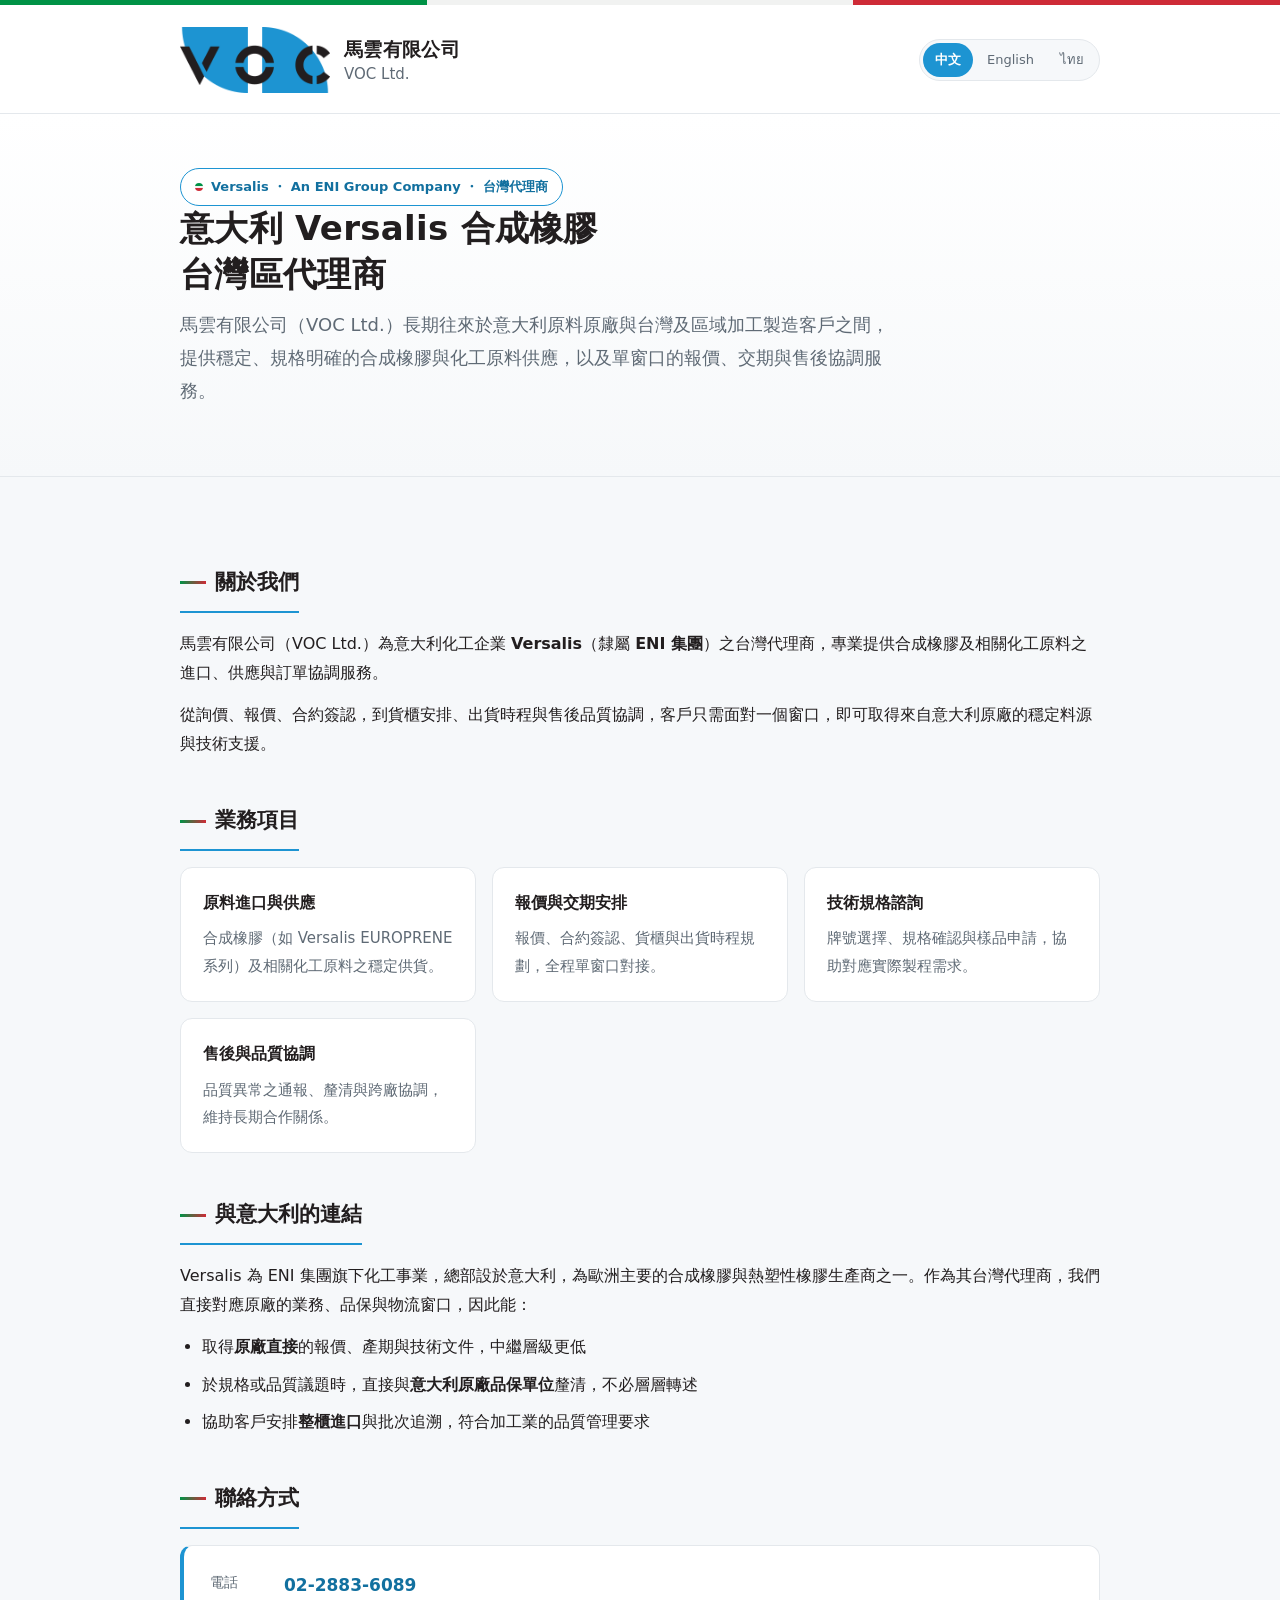
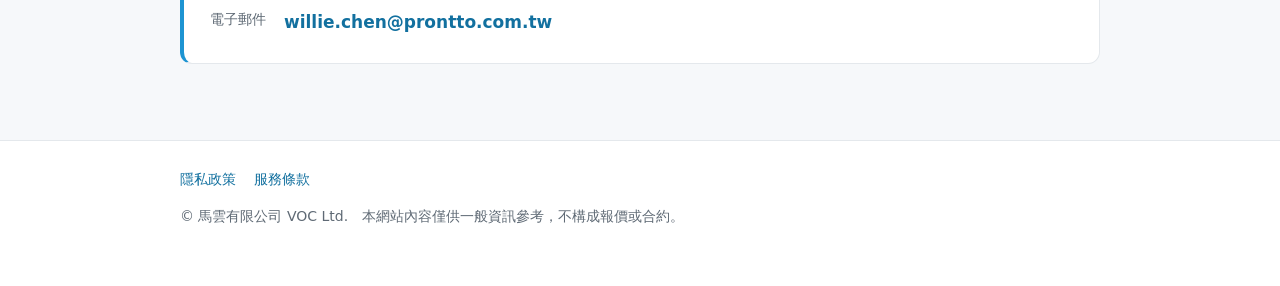
<file: index.html>
<!DOCTYPE html>
<html lang="zh-Hant">
<head>
<meta charset="utf-8">
<meta name="viewport" content="width=device-width, initial-scale=1">
<title>馬雲有限公司 VOC Ltd.｜Versalis 台灣代理商・合成橡膠與化工原料</title>
<meta name="description" content="馬雲有限公司（VOC Ltd.）為意大利化工企業 Versalis（ENI 集團）台灣代理商，提供合成橡膠與化工原料之進口、供應與訂單協調服務。">
<link rel="icon" href="logo.png">
<link rel="stylesheet" href="style.css">
</head>
<body>
<div class="tricolore"></div>
<header class="site"><div class="wrap head-in">
  <div class="brand">
    <a href="index.html"><img src="logo.png" alt="VOC Ltd. logo"></a>
    <span class="name"><b>馬雲有限公司</b>VOC Ltd.</span>
  </div>
  <nav class="langs" aria-label="語言">
    <a href="index.html" aria-current="page">中文</a>
    <a href="en.html">English</a>
    <a href="th.html">ไทย</a>
  </nav>
</div></header>

<section class="hero"><div class="wrap">
  <span class="badge">Versalis ・ An ENI Group Company ・ 台灣代理商</span>
  <h1>意大利 Versalis 合成橡膠<br>台灣區代理商</h1>
  <p class="sub">馬雲有限公司（VOC Ltd.）長期往來於意大利原料原廠與台灣及區域加工製造客戶之間，提供穩定、規格明確的合成橡膠與化工原料供應，以及單窗口的報價、交期與售後協調服務。</p>
</div></section>

<main><div class="wrap">

<section>
  <h2><span class="it"></span>關於我們</h2>
  <p>馬雲有限公司（VOC Ltd.）為意大利化工企業 <strong>Versalis</strong>（隸屬 <strong>ENI 集團</strong>）之台灣代理商，專業提供合成橡膠及相關化工原料之進口、供應與訂單協調服務。</p>
  <p>從詢價、報價、合約簽認，到貨櫃安排、出貨時程與售後品質協調，客戶只需面對一個窗口，即可取得來自意大利原廠的穩定料源與技術支援。</p>
</section>

<section>
  <h2><span class="it"></span>業務項目</h2>
  <div class="grid">
    <div class="card"><h3>原料進口與供應</h3><p>合成橡膠（如 Versalis EUROPRENE 系列）及相關化工原料之穩定供貨。</p></div>
    <div class="card"><h3>報價與交期安排</h3><p>報價、合約簽認、貨櫃與出貨時程規劃，全程單窗口對接。</p></div>
    <div class="card"><h3>技術規格諮詢</h3><p>牌號選擇、規格確認與樣品申請，協助對應實際製程需求。</p></div>
    <div class="card"><h3>售後與品質協調</h3><p>品質異常之通報、釐清與跨廠協調，維持長期合作關係。</p></div>
  </div>
</section>

<section>
  <h2><span class="it"></span>與意大利的連結</h2>
  <p>Versalis 為 ENI 集團旗下化工事業，總部設於意大利，為歐洲主要的合成橡膠與熱塑性橡膠生產商之一。作為其台灣代理商，我們直接對應原廠的業務、品保與物流窗口，因此能：</p>
  <ul>
    <li>取得<strong>原廠直接</strong>的報價、產期與技術文件，中繼層級更低</li>
    <li>於規格或品質議題時，直接與<strong>意大利原廠品保單位</strong>釐清，不必層層轉述</li>
    <li>協助客戶安排<strong>整櫃進口</strong>與批次追溯，符合加工業的品質管理要求</li>
  </ul>
</section>

<section>
  <h2><span class="it"></span>聯絡方式</h2>
  <div class="contact">
    <dl>
      <dt>電話</dt><dd><a href="tel:+886228836089">02-2883-6089</a></dd>
      <dt>電子郵件</dt><dd><a href="mailto:willie.chen@prontto.com.tw">willie.chen@prontto.com.tw</a></dd>
    </dl>
  </div>
</section>

</div></main>

<footer class="site"><div class="wrap">
  <nav><a href="privacy.html">隱私政策</a><a href="terms.html">服務條款</a></nav>
  <p>© 馬雲有限公司 VOC Ltd.　本網站內容僅供一般資訊參考，不構成報價或合約。</p>
</div></footer>
</body>
</html>
</file>
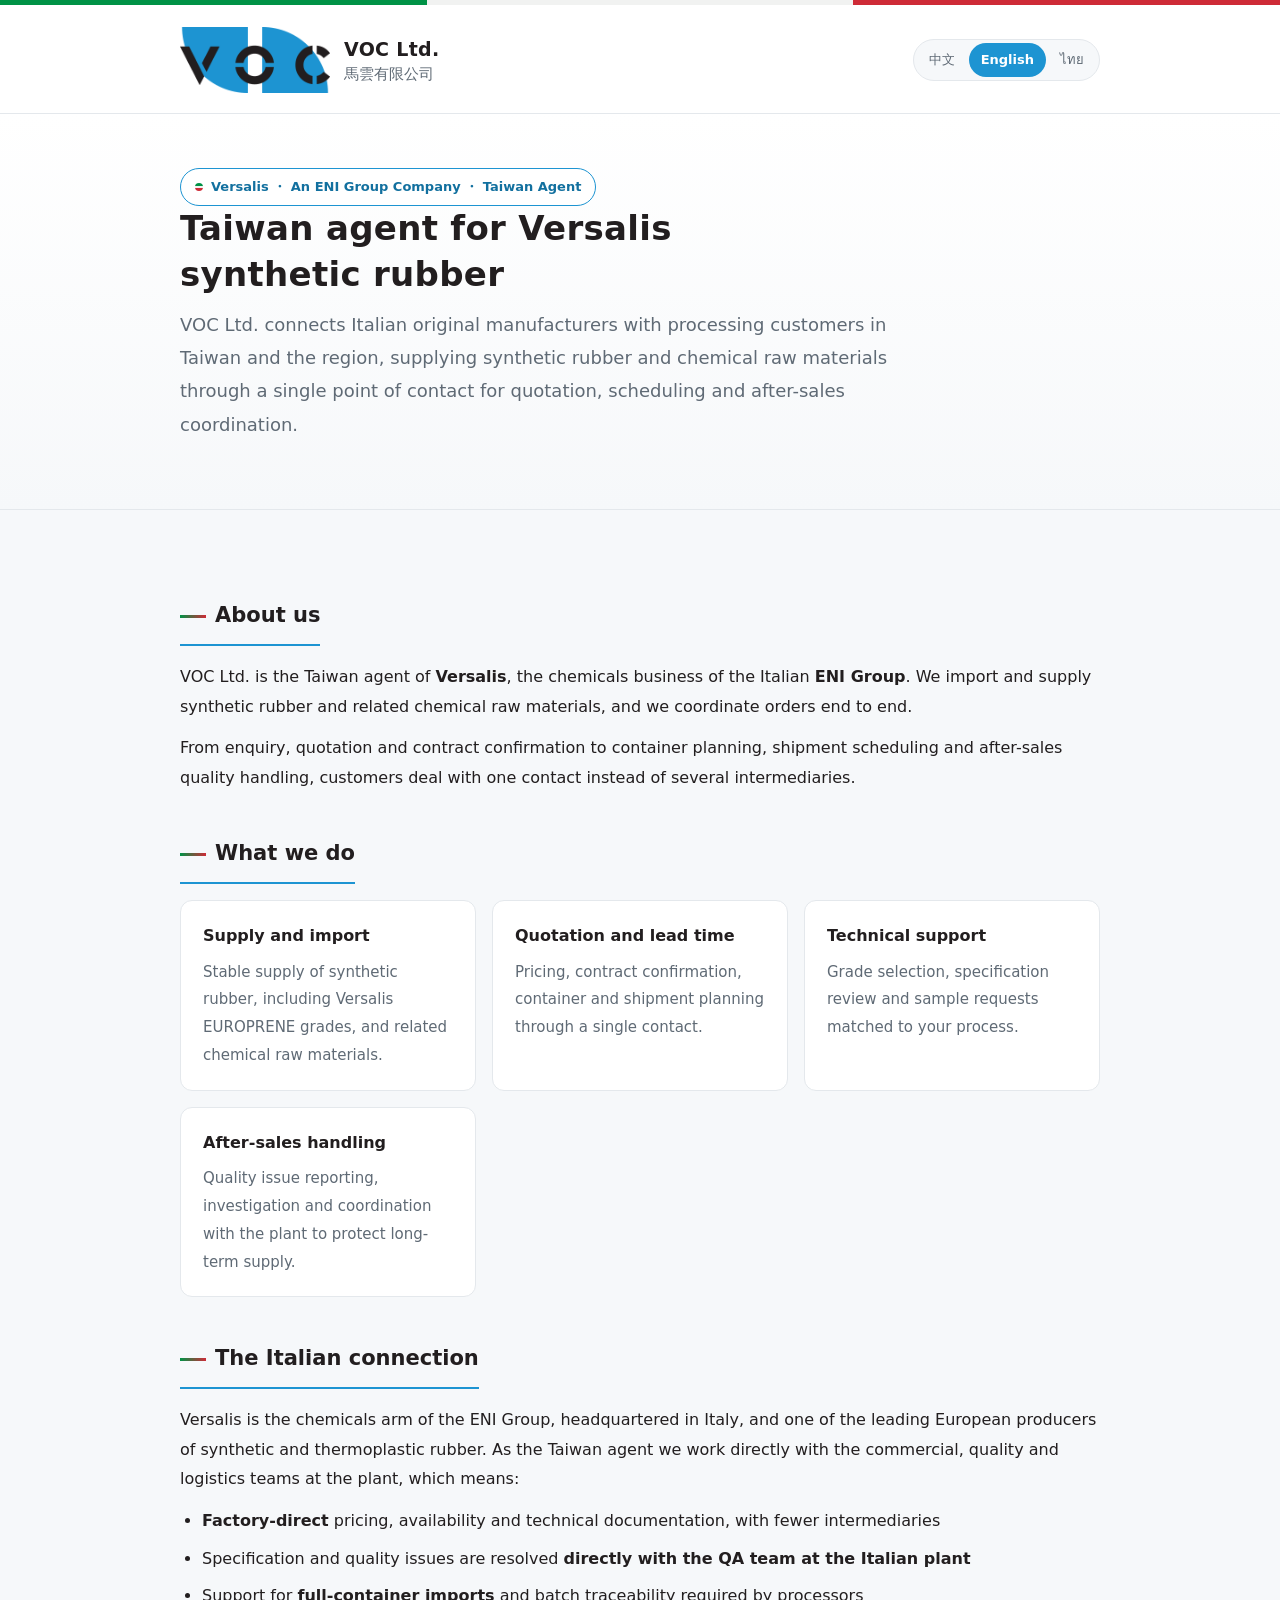
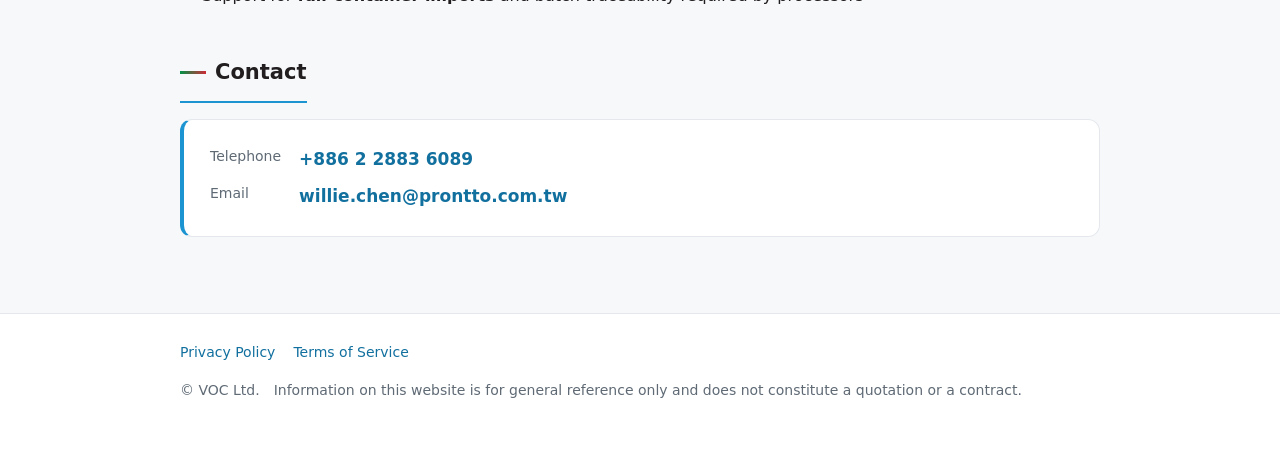
<file: en.html>
<!DOCTYPE html>
<html lang="en">
<head>
<meta charset="utf-8">
<meta name="viewport" content="width=device-width, initial-scale=1">
<title>VOC Ltd. - Taiwan Agent for Versalis | Synthetic Rubber and Chemical Raw Materials</title>
<meta name="description" content="VOC Ltd. is the Taiwan agent for Versalis (an ENI Group company), supplying synthetic rubber and chemical raw materials with quotation, scheduling and after-sales coordination.">
<link rel="icon" href="logo.png">
<link rel="stylesheet" href="style.css">
</head>
<body>
<div class="tricolore"></div>
<header class="site"><div class="wrap head-in">
  <div class="brand">
    <a href="en.html"><img src="logo.png" alt="VOC Ltd. logo"></a>
    <span class="name"><b>VOC Ltd.</b>馬雲有限公司</span>
  </div>
  <nav class="langs" aria-label="Language">
    <a href="index.html">中文</a>
    <a href="en.html" aria-current="page">English</a>
    <a href="th.html">ไทย</a>
  </nav>
</div></header>

<section class="hero"><div class="wrap">
  <span class="badge">Versalis ・ An ENI Group Company ・ Taiwan Agent</span>
  <h1>Taiwan agent for Versalis<br>synthetic rubber</h1>
  <p class="sub">VOC Ltd. connects Italian original manufacturers with processing customers in Taiwan and the region, supplying synthetic rubber and chemical raw materials through a single point of contact for quotation, scheduling and after-sales coordination.</p>
</div></section>

<main><div class="wrap">

<section>
  <h2><span class="it"></span>About us</h2>
  <p>VOC Ltd. is the Taiwan agent of <strong>Versalis</strong>, the chemicals business of the Italian <strong>ENI Group</strong>. We import and supply synthetic rubber and related chemical raw materials, and we coordinate orders end to end.</p>
  <p>From enquiry, quotation and contract confirmation to container planning, shipment scheduling and after-sales quality handling, customers deal with one contact instead of several intermediaries.</p>
</section>

<section>
  <h2><span class="it"></span>What we do</h2>
  <div class="grid">
    <div class="card"><h3>Supply and import</h3><p>Stable supply of synthetic rubber, including Versalis EUROPRENE grades, and related chemical raw materials.</p></div>
    <div class="card"><h3>Quotation and lead time</h3><p>Pricing, contract confirmation, container and shipment planning through a single contact.</p></div>
    <div class="card"><h3>Technical support</h3><p>Grade selection, specification review and sample requests matched to your process.</p></div>
    <div class="card"><h3>After-sales handling</h3><p>Quality issue reporting, investigation and coordination with the plant to protect long-term supply.</p></div>
  </div>
</section>

<section>
  <h2><span class="it"></span>The Italian connection</h2>
  <p>Versalis is the chemicals arm of the ENI Group, headquartered in Italy, and one of the leading European producers of synthetic and thermoplastic rubber. As the Taiwan agent we work directly with the commercial, quality and logistics teams at the plant, which means:</p>
  <ul>
    <li><strong>Factory-direct</strong> pricing, availability and technical documentation, with fewer intermediaries</li>
    <li>Specification and quality issues are resolved <strong>directly with the QA team at the Italian plant</strong></li>
    <li>Support for <strong>full-container imports</strong> and batch traceability required by processors</li>
  </ul>
</section>

<section>
  <h2><span class="it"></span>Contact</h2>
  <div class="contact">
    <dl>
      <dt>Telephone</dt><dd><a href="tel:+886228836089">+886 2 2883 6089</a></dd>
      <dt>Email</dt><dd><a href="mailto:willie.chen@prontto.com.tw">willie.chen@prontto.com.tw</a></dd>
    </dl>
  </div>
</section>

</div></main>

<footer class="site"><div class="wrap">
  <nav><a href="privacy-en.html">Privacy Policy</a><a href="terms-en.html">Terms of Service</a></nav>
  <p>© VOC Ltd.　Information on this website is for general reference only and does not constitute a quotation or a contract.</p>
</div></footer>
</body>
</html>
</file>
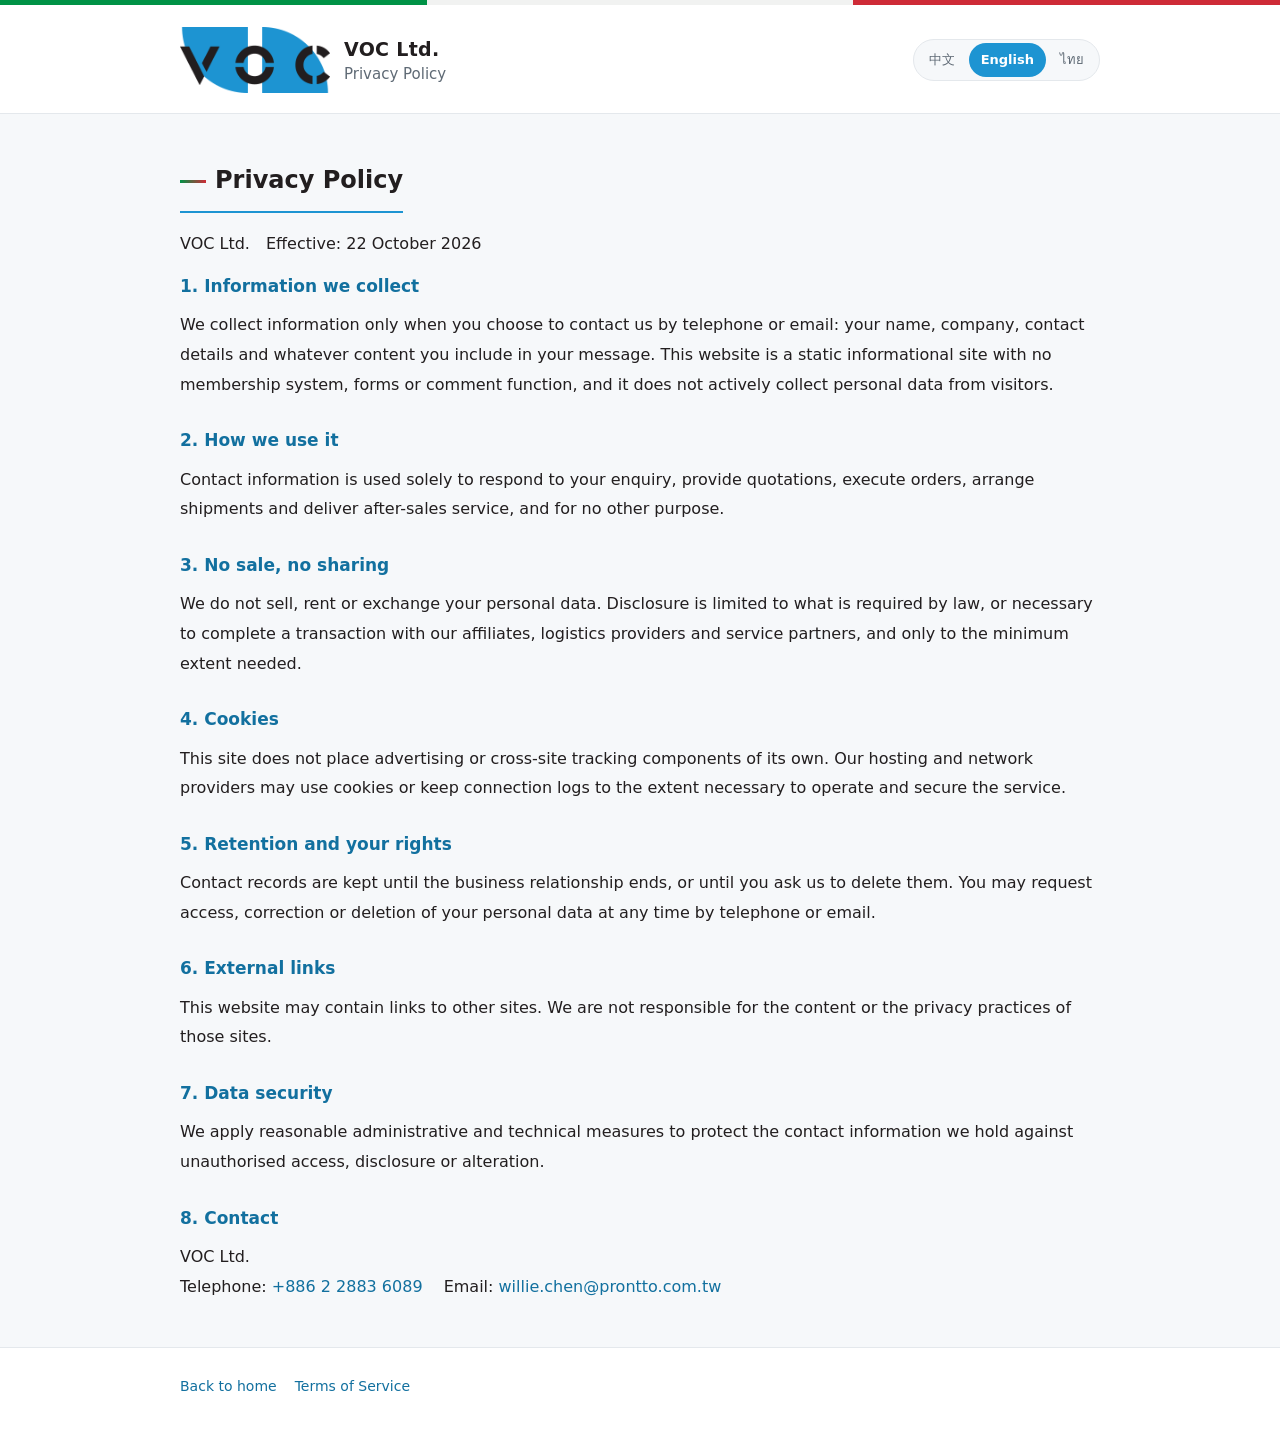
<file: privacy-en.html>
<!DOCTYPE html>
<html lang="en">
<head>
<meta charset="utf-8">
<meta name="viewport" content="width=device-width, initial-scale=1">
<title>Privacy Policy | VOC Ltd.</title>
<meta name="robots" content="index,follow">
<link rel="icon" href="logo.png">
<link rel="stylesheet" href="style.css">
</head>
<body>
<div class="tricolore"></div>
<header class="site"><div class="wrap head-in">
  <div class="brand">
    <a href="en.html"><img src="logo.png" alt="VOC Ltd. logo"></a>
    <span class="name"><b>VOC Ltd.</b>Privacy Policy</span>
  </div>
  <nav class="langs" aria-label="Language">
    <a href="privacy.html">中文</a>
    <a href="privacy-en.html" aria-current="page">English</a>
    <a href="privacy-th.html">ไทย</a>
  </nav>
</div></header>

<main class="legal"><div class="wrap">
  <h2><span class="it"></span>Privacy Policy</h2>
  <p>VOC Ltd.　Effective: 22 October 2026</p>

  <h3>1. Information we collect</h3>
  <p>We collect information only when you choose to contact us by telephone or email: your name, company, contact details and whatever content you include in your message. This website is a static informational site with no membership system, forms or comment function, and it does not actively collect personal data from visitors.</p>

  <h3>2. How we use it</h3>
  <p>Contact information is used solely to respond to your enquiry, provide quotations, execute orders, arrange shipments and deliver after-sales service, and for no other purpose.</p>

  <h3>3. No sale, no sharing</h3>
  <p>We do not sell, rent or exchange your personal data. Disclosure is limited to what is required by law, or necessary to complete a transaction with our affiliates, logistics providers and service partners, and only to the minimum extent needed.</p>

  <h3>4. Cookies</h3>
  <p>This site does not place advertising or cross-site tracking components of its own. Our hosting and network providers may use cookies or keep connection logs to the extent necessary to operate and secure the service.</p>

  <h3>5. Retention and your rights</h3>
  <p>Contact records are kept until the business relationship ends, or until you ask us to delete them. You may request access, correction or deletion of your personal data at any time by telephone or email.</p>

  <h3>6. External links</h3>
  <p>This website may contain links to other sites. We are not responsible for the content or the privacy practices of those sites.</p>

  <h3>7. Data security</h3>
  <p>We apply reasonable administrative and technical measures to protect the contact information we hold against unauthorised access, disclosure or alteration.</p>

  <h3>8. Contact</h3>
  <p>VOC Ltd.<br>
  Telephone: <a href="tel:+886228836089">+886 2 2883 6089</a>　
  Email: <a href="mailto:willie.chen@prontto.com.tw">willie.chen@prontto.com.tw</a></p>
</div></main>

<footer class="site"><div class="wrap">
  <nav><a href="en.html">Back to home</a><a href="terms-en.html">Terms of Service</a></nav>
</div></footer>
</body>
</html>
</file>
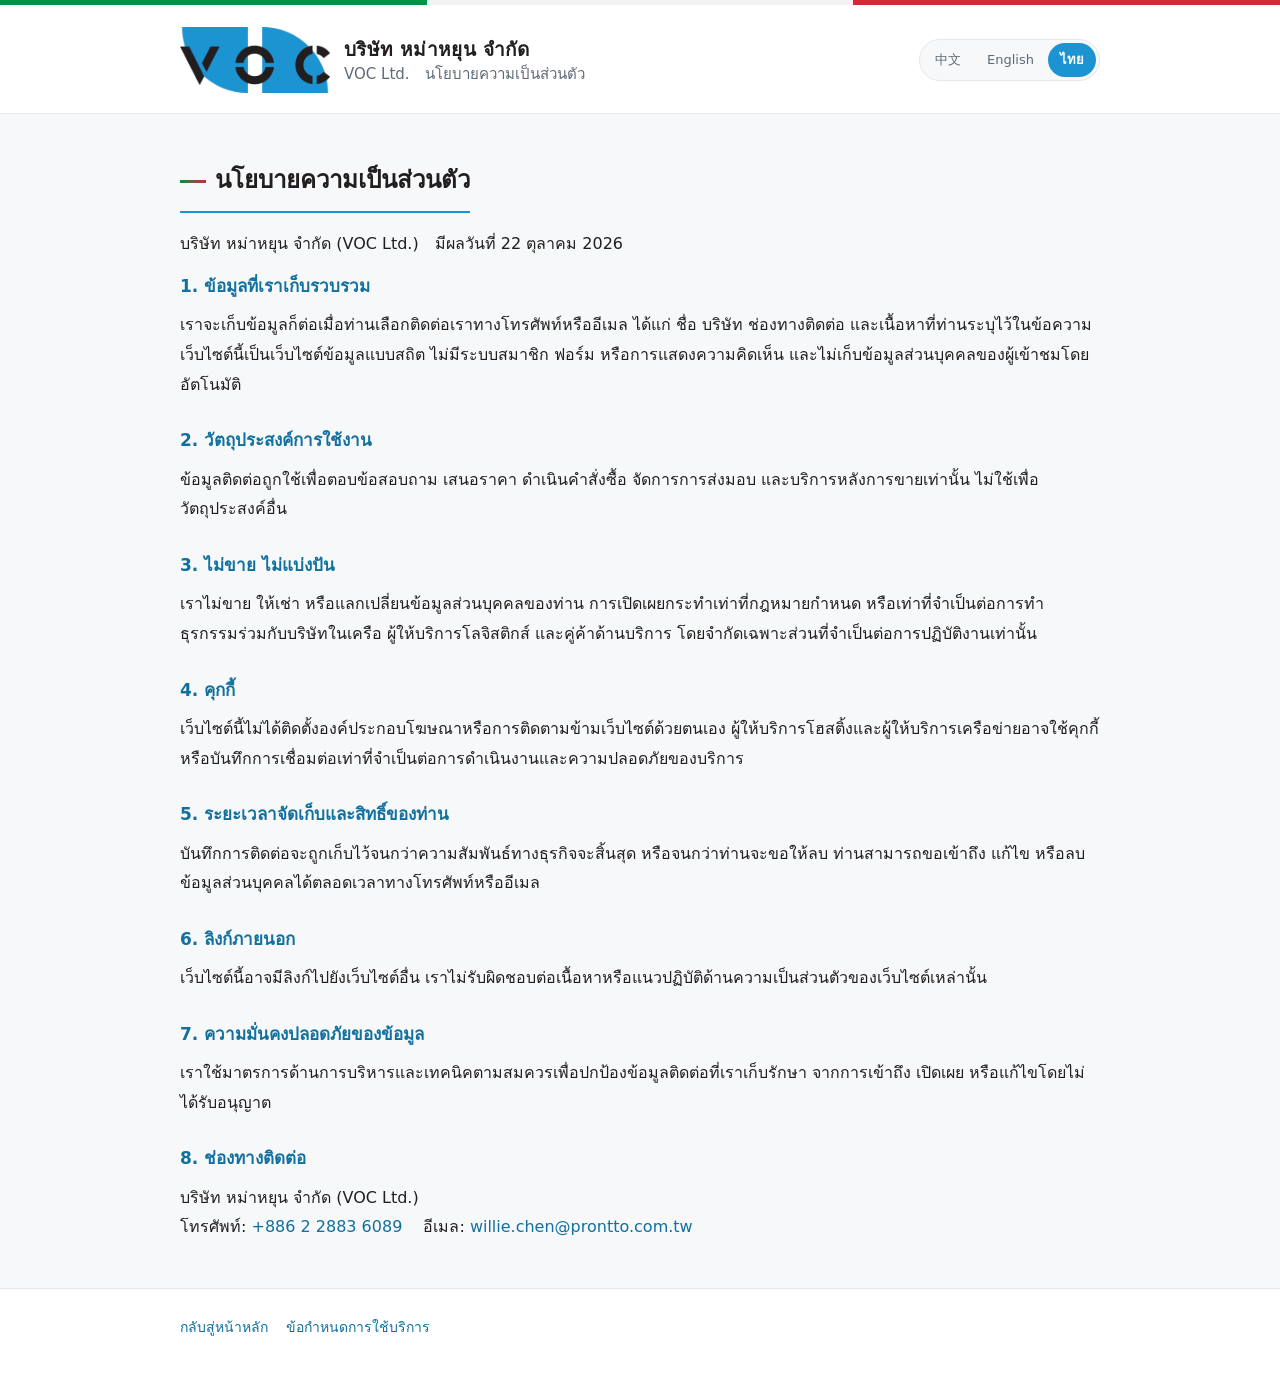
<file: privacy-th.html>
<!DOCTYPE html>
<html lang="th">
<head>
<meta charset="utf-8">
<meta name="viewport" content="width=device-width, initial-scale=1">
<title>นโยบายความเป็นส่วนตัว | VOC Ltd.</title>
<meta name="robots" content="index,follow">
<link rel="icon" href="logo.png">
<link rel="stylesheet" href="style.css">
</head>
<body>
<div class="tricolore"></div>
<header class="site"><div class="wrap head-in">
  <div class="brand">
    <a href="th.html"><img src="logo.png" alt="VOC Ltd. logo"></a>
    <span class="name"><b>บริษัท หม่าหยุน จำกัด</b>VOC Ltd.　นโยบายความเป็นส่วนตัว</span>
  </div>
  <nav class="langs" aria-label="ภาษา">
    <a href="privacy.html">中文</a>
    <a href="privacy-en.html">English</a>
    <a href="privacy-th.html" aria-current="page">ไทย</a>
  </nav>
</div></header>

<main class="legal"><div class="wrap">
  <h2><span class="it"></span>นโยบายความเป็นส่วนตัว</h2>
  <p>บริษัท หม่าหยุน จำกัด (VOC Ltd.)　มีผลวันที่ 22 ตุลาคม 2026</p>

  <h3>1. ข้อมูลที่เราเก็บรวบรวม</h3>
  <p>เราจะเก็บข้อมูลก็ต่อเมื่อท่านเลือกติดต่อเราทางโทรศัพท์หรืออีเมล ได้แก่ ชื่อ บริษัท ช่องทางติดต่อ และเนื้อหาที่ท่านระบุไว้ในข้อความ เว็บไซต์นี้เป็นเว็บไซต์ข้อมูลแบบสถิต ไม่มีระบบสมาชิก ฟอร์ม หรือการแสดงความคิดเห็น และไม่เก็บข้อมูลส่วนบุคคลของผู้เข้าชมโดยอัตโนมัติ</p>

  <h3>2. วัตถุประสงค์การใช้งาน</h3>
  <p>ข้อมูลติดต่อถูกใช้เพื่อตอบข้อสอบถาม เสนอราคา ดำเนินคำสั่งซื้อ จัดการการส่งมอบ และบริการหลังการขายเท่านั้น ไม่ใช้เพื่อวัตถุประสงค์อื่น</p>

  <h3>3. ไม่ขาย ไม่แบ่งปัน</h3>
  <p>เราไม่ขาย ให้เช่า หรือแลกเปลี่ยนข้อมูลส่วนบุคคลของท่าน การเปิดเผยกระทำเท่าที่กฎหมายกำหนด หรือเท่าที่จำเป็นต่อการทำธุรกรรมร่วมกับบริษัทในเครือ ผู้ให้บริการโลจิสติกส์ และคู่ค้าด้านบริการ โดยจำกัดเฉพาะส่วนที่จำเป็นต่อการปฏิบัติงานเท่านั้น</p>

  <h3>4. คุกกี้</h3>
  <p>เว็บไซต์นี้ไม่ได้ติดตั้งองค์ประกอบโฆษณาหรือการติดตามข้ามเว็บไซต์ด้วยตนเอง ผู้ให้บริการโฮสติ้งและผู้ให้บริการเครือข่ายอาจใช้คุกกี้หรือบันทึกการเชื่อมต่อเท่าที่จำเป็นต่อการดำเนินงานและความปลอดภัยของบริการ</p>

  <h3>5. ระยะเวลาจัดเก็บและสิทธิ์ของท่าน</h3>
  <p>บันทึกการติดต่อจะถูกเก็บไว้จนกว่าความสัมพันธ์ทางธุรกิจจะสิ้นสุด หรือจนกว่าท่านจะขอให้ลบ ท่านสามารถขอเข้าถึง แก้ไข หรือลบข้อมูลส่วนบุคคลได้ตลอดเวลาทางโทรศัพท์หรืออีเมล</p>

  <h3>6. ลิงก์ภายนอก</h3>
  <p>เว็บไซต์นี้อาจมีลิงก์ไปยังเว็บไซต์อื่น เราไม่รับผิดชอบต่อเนื้อหาหรือแนวปฏิบัติด้านความเป็นส่วนตัวของเว็บไซต์เหล่านั้น</p>

  <h3>7. ความมั่นคงปลอดภัยของข้อมูล</h3>
  <p>เราใช้มาตรการด้านการบริหารและเทคนิคตามสมควรเพื่อปกป้องข้อมูลติดต่อที่เราเก็บรักษา จากการเข้าถึง เปิดเผย หรือแก้ไขโดยไม่ได้รับอนุญาต</p>

  <h3>8. ช่องทางติดต่อ</h3>
  <p>บริษัท หม่าหยุน จำกัด (VOC Ltd.)<br>
  โทรศัพท์: <a href="tel:+886228836089">+886 2 2883 6089</a>　
  อีเมล: <a href="mailto:willie.chen@prontto.com.tw">willie.chen@prontto.com.tw</a></p>
</div></main>

<footer class="site"><div class="wrap">
  <nav><a href="th.html">กลับสู่หน้าหลัก</a><a href="terms-th.html">ข้อกำหนดการใช้บริการ</a></nav>
</div></footer>
</body>
</html>
</file>
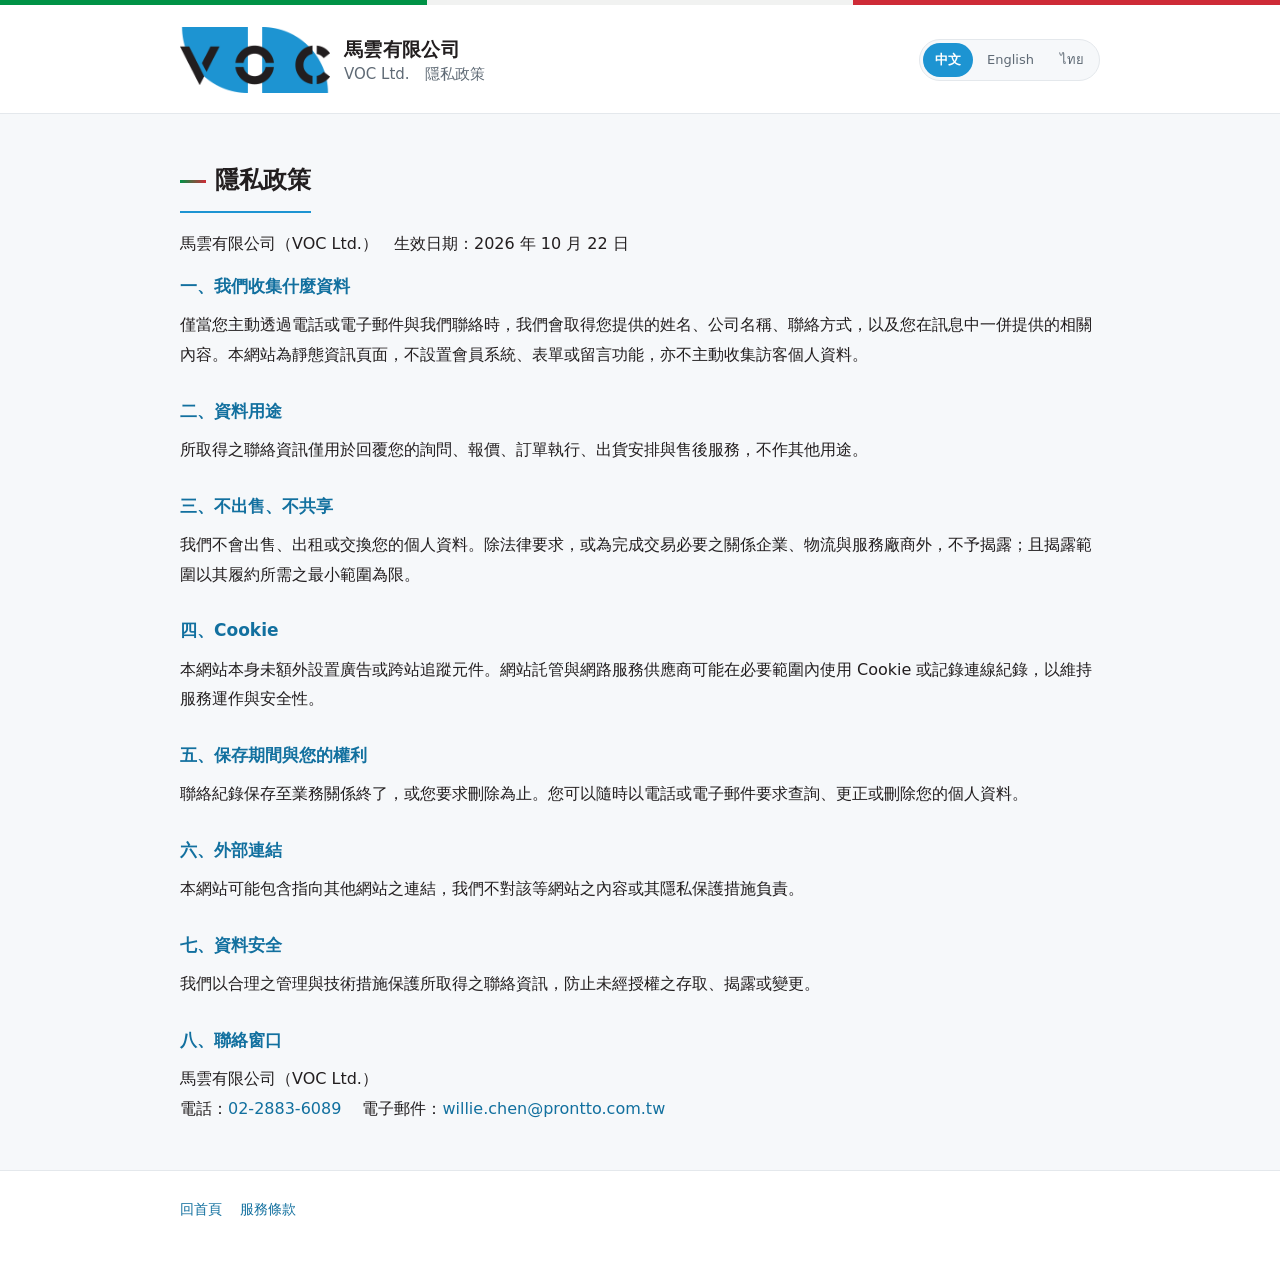
<file: privacy.html>
<!DOCTYPE html>
<html lang="zh-Hant">
<head>
<meta charset="utf-8">
<meta name="viewport" content="width=device-width, initial-scale=1">
<title>隱私政策｜馬雲有限公司 VOC Ltd.</title>
<meta name="robots" content="index,follow">
<link rel="icon" href="logo.png">
<link rel="stylesheet" href="style.css">
</head>
<body>
<div class="tricolore"></div>
<header class="site"><div class="wrap head-in">
  <div class="brand">
    <a href="index.html"><img src="logo.png" alt="VOC Ltd. logo"></a>
    <span class="name"><b>馬雲有限公司</b>VOC Ltd.　隱私政策</span>
  </div>
  <nav class="langs" aria-label="語言">
    <a href="privacy.html" aria-current="page">中文</a>
    <a href="privacy-en.html">English</a>
    <a href="privacy-th.html">ไทย</a>
  </nav>
</div></header>

<main class="legal"><div class="wrap">
  <h2><span class="it"></span>隱私政策</h2>
  <p>馬雲有限公司（VOC Ltd.）　生效日期：2026 年 10 月 22 日</p>

  <h3>一、我們收集什麼資料</h3>
  <p>僅當您主動透過電話或電子郵件與我們聯絡時，我們會取得您提供的姓名、公司名稱、聯絡方式，以及您在訊息中一併提供的相關內容。本網站為靜態資訊頁面，不設置會員系統、表單或留言功能，亦不主動收集訪客個人資料。</p>

  <h3>二、資料用途</h3>
  <p>所取得之聯絡資訊僅用於回覆您的詢問、報價、訂單執行、出貨安排與售後服務，不作其他用途。</p>

  <h3>三、不出售、不共享</h3>
  <p>我們不會出售、出租或交換您的個人資料。除法律要求，或為完成交易必要之關係企業、物流與服務廠商外，不予揭露；且揭露範圍以其履約所需之最小範圍為限。</p>

  <h3>四、Cookie</h3>
  <p>本網站本身未額外設置廣告或跨站追蹤元件。網站託管與網路服務供應商可能在必要範圍內使用 Cookie 或記錄連線紀錄，以維持服務運作與安全性。</p>

  <h3>五、保存期間與您的權利</h3>
  <p>聯絡紀錄保存至業務關係終了，或您要求刪除為止。您可以隨時以電話或電子郵件要求查詢、更正或刪除您的個人資料。</p>

  <h3>六、外部連結</h3>
  <p>本網站可能包含指向其他網站之連結，我們不對該等網站之內容或其隱私保護措施負責。</p>

  <h3>七、資料安全</h3>
  <p>我們以合理之管理與技術措施保護所取得之聯絡資訊，防止未經授權之存取、揭露或變更。</p>

  <h3>八、聯絡窗口</h3>
  <p>馬雲有限公司（VOC Ltd.）<br>
  電話：<a href="tel:+886228836089">02-2883-6089</a>　
  電子郵件：<a href="mailto:willie.chen@prontto.com.tw">willie.chen@prontto.com.tw</a></p>
</div></main>

<footer class="site"><div class="wrap">
  <nav><a href="index.html">回首頁</a><a href="terms.html">服務條款</a></nav>
</div></footer>
</body>
</html>
</file>
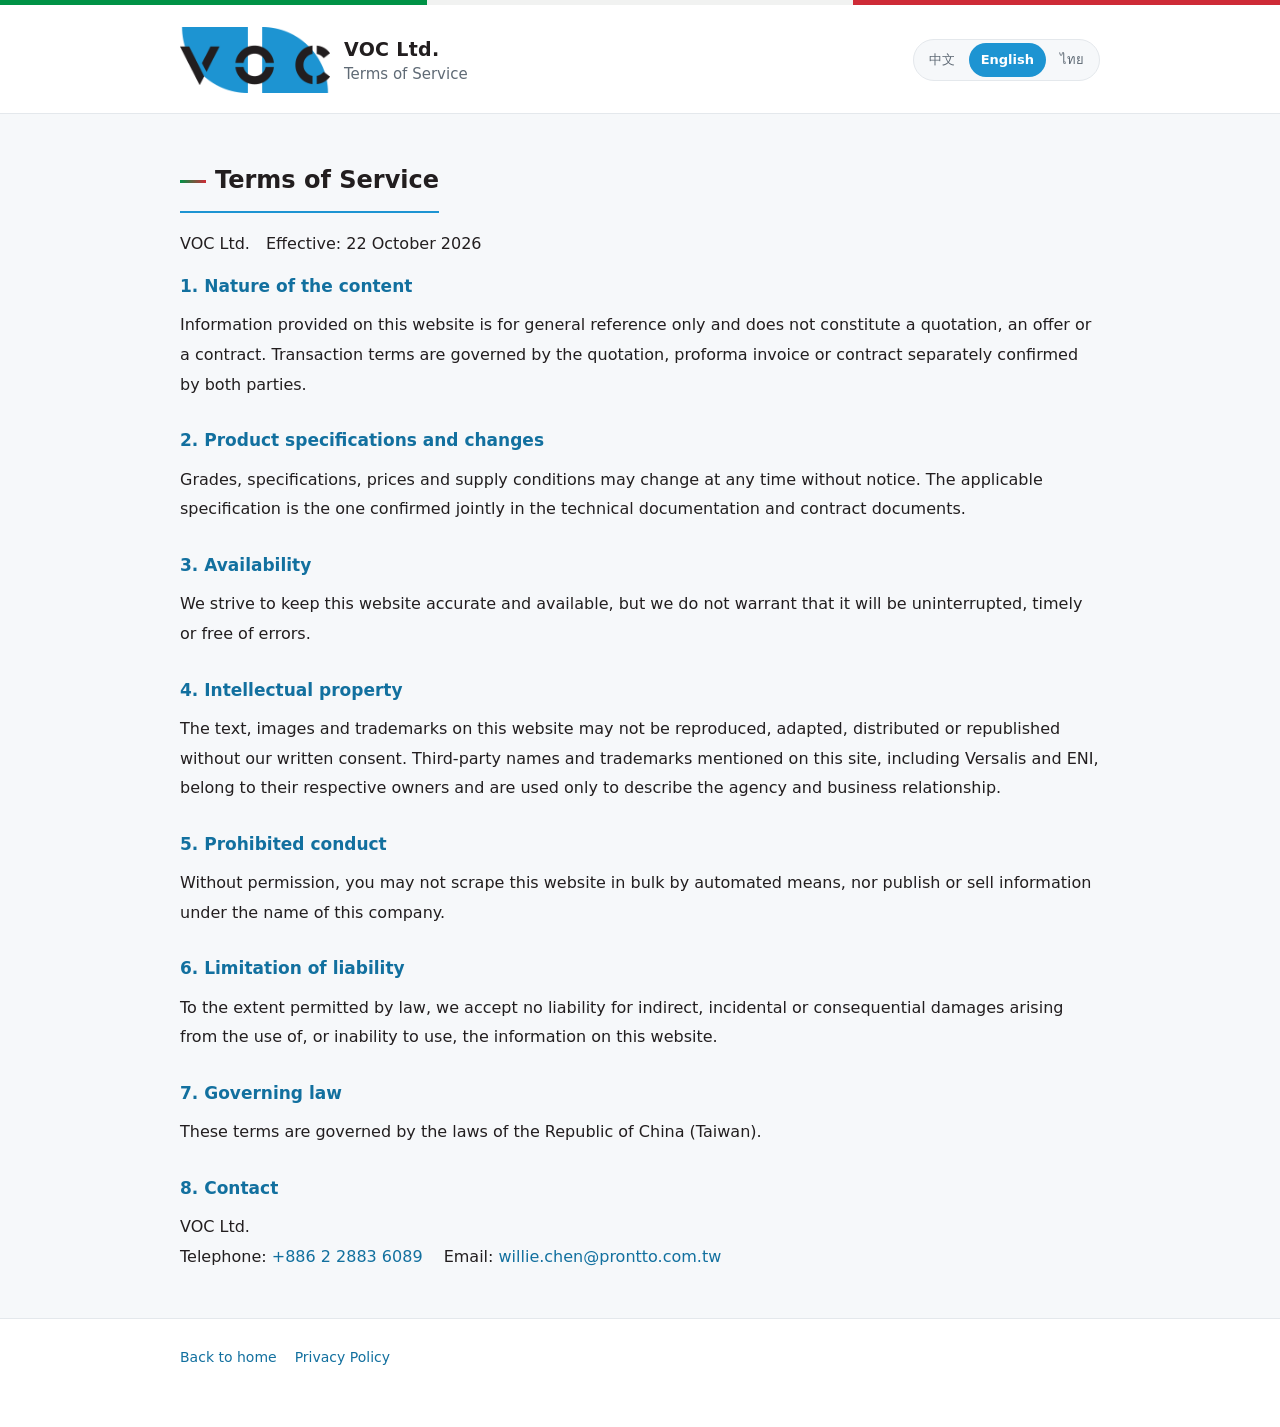
<file: terms-en.html>
<!DOCTYPE html>
<html lang="en">
<head>
<meta charset="utf-8">
<meta name="viewport" content="width=device-width, initial-scale=1">
<title>Terms of Service | VOC Ltd.</title>
<meta name="robots" content="index,follow">
<link rel="icon" href="logo.png">
<link rel="stylesheet" href="style.css">
</head>
<body>
<div class="tricolore"></div>
<header class="site"><div class="wrap head-in">
  <div class="brand">
    <a href="en.html"><img src="logo.png" alt="VOC Ltd. logo"></a>
    <span class="name"><b>VOC Ltd.</b>Terms of Service</span>
  </div>
  <nav class="langs" aria-label="Language">
    <a href="terms.html">中文</a>
    <a href="terms-en.html" aria-current="page">English</a>
    <a href="terms-th.html">ไทย</a>
  </nav>
</div></header>

<main class="legal"><div class="wrap">
  <h2><span class="it"></span>Terms of Service</h2>
  <p>VOC Ltd.　Effective: 22 October 2026</p>

  <h3>1. Nature of the content</h3>
  <p>Information provided on this website is for general reference only and does not constitute a quotation, an offer or a contract. Transaction terms are governed by the quotation, proforma invoice or contract separately confirmed by both parties.</p>

  <h3>2. Product specifications and changes</h3>
  <p>Grades, specifications, prices and supply conditions may change at any time without notice. The applicable specification is the one confirmed jointly in the technical documentation and contract documents.</p>

  <h3>3. Availability</h3>
  <p>We strive to keep this website accurate and available, but we do not warrant that it will be uninterrupted, timely or free of errors.</p>

  <h3>4. Intellectual property</h3>
  <p>The text, images and trademarks on this website may not be reproduced, adapted, distributed or republished without our written consent. Third-party names and trademarks mentioned on this site, including Versalis and ENI, belong to their respective owners and are used only to describe the agency and business relationship.</p>

  <h3>5. Prohibited conduct</h3>
  <p>Without permission, you may not scrape this website in bulk by automated means, nor publish or sell information under the name of this company.</p>

  <h3>6. Limitation of liability</h3>
  <p>To the extent permitted by law, we accept no liability for indirect, incidental or consequential damages arising from the use of, or inability to use, the information on this website.</p>

  <h3>7. Governing law</h3>
  <p>These terms are governed by the laws of the Republic of China (Taiwan).</p>

  <h3>8. Contact</h3>
  <p>VOC Ltd.<br>
  Telephone: <a href="tel:+886228836089">+886 2 2883 6089</a>　
  Email: <a href="mailto:willie.chen@prontto.com.tw">willie.chen@prontto.com.tw</a></p>
</div></main>

<footer class="site"><div class="wrap">
  <nav><a href="en.html">Back to home</a><a href="privacy-en.html">Privacy Policy</a></nav>
</div></footer>
</body>
</html>
</file>
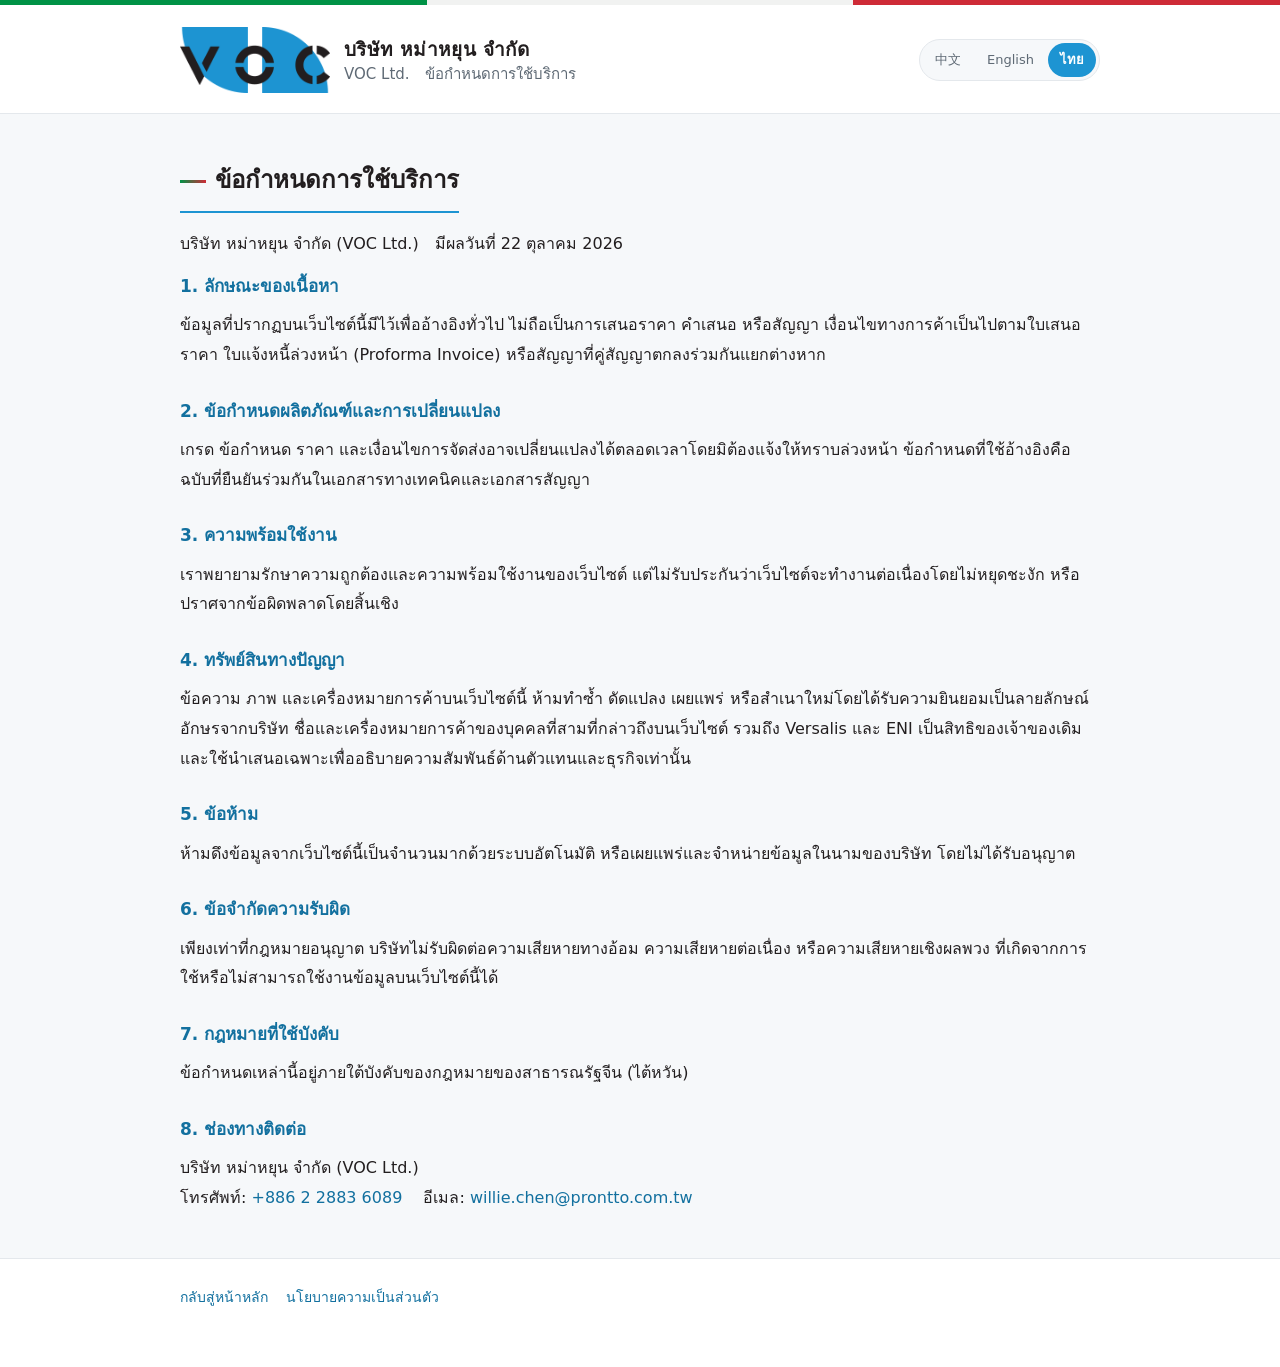
<file: terms-th.html>
<!DOCTYPE html>
<html lang="th">
<head>
<meta charset="utf-8">
<meta name="viewport" content="width=device-width, initial-scale=1">
<title>ข้อกำหนดการใช้บริการ | VOC Ltd.</title>
<meta name="robots" content="index,follow">
<link rel="icon" href="logo.png">
<link rel="stylesheet" href="style.css">
</head>
<body>
<div class="tricolore"></div>
<header class="site"><div class="wrap head-in">
  <div class="brand">
    <a href="th.html"><img src="logo.png" alt="VOC Ltd. logo"></a>
    <span class="name"><b>บริษัท หม่าหยุน จำกัด</b>VOC Ltd.　ข้อกำหนดการใช้บริการ</span>
  </div>
  <nav class="langs" aria-label="ภาษา">
    <a href="terms.html">中文</a>
    <a href="terms-en.html">English</a>
    <a href="terms-th.html" aria-current="page">ไทย</a>
  </nav>
</div></header>

<main class="legal"><div class="wrap">
  <h2><span class="it"></span>ข้อกำหนดการใช้บริการ</h2>
  <p>บริษัท หม่าหยุน จำกัด (VOC Ltd.)　มีผลวันที่ 22 ตุลาคม 2026</p>

  <h3>1. ลักษณะของเนื้อหา</h3>
  <p>ข้อมูลที่ปรากฏบนเว็บไซต์นี้มีไว้เพื่ออ้างอิงทั่วไป ไม่ถือเป็นการเสนอราคา คำเสนอ หรือสัญญา เงื่อนไขทางการค้าเป็นไปตามใบเสนอราคา ใบแจ้งหนี้ล่วงหน้า (Proforma Invoice) หรือสัญญาที่คู่สัญญาตกลงร่วมกันแยกต่างหาก</p>

  <h3>2. ข้อกำหนดผลิตภัณฑ์และการเปลี่ยนแปลง</h3>
  <p>เกรด ข้อกำหนด ราคา และเงื่อนไขการจัดส่งอาจเปลี่ยนแปลงได้ตลอดเวลาโดยมิต้องแจ้งให้ทราบล่วงหน้า ข้อกำหนดที่ใช้อ้างอิงคือฉบับที่ยืนยันร่วมกันในเอกสารทางเทคนิคและเอกสารสัญญา</p>

  <h3>3. ความพร้อมใช้งาน</h3>
  <p>เราพยายามรักษาความถูกต้องและความพร้อมใช้งานของเว็บไซต์ แต่ไม่รับประกันว่าเว็บไซต์จะทำงานต่อเนื่องโดยไม่หยุดชะงัก หรือปราศจากข้อผิดพลาดโดยสิ้นเชิง</p>

  <h3>4. ทรัพย์สินทางปัญญา</h3>
  <p>ข้อความ ภาพ และเครื่องหมายการค้าบนเว็บไซต์นี้ ห้ามทำซ้ำ ดัดแปลง เผยแพร่ หรือสำเนาใหม่โดยได้รับความยินยอมเป็นลายลักษณ์อักษรจากบริษัท ชื่อและเครื่องหมายการค้าของบุคคลที่สามที่กล่าวถึงบนเว็บไซต์ รวมถึง Versalis และ ENI เป็นสิทธิของเจ้าของเดิม และใช้นําเสนอเฉพาะเพื่ออธิบายความสัมพันธ์ด้านตัวแทนและธุรกิจเท่านั้น</p>

  <h3>5. ข้อห้าม</h3>
  <p>ห้ามดึงข้อมูลจากเว็บไซต์นี้เป็นจำนวนมากด้วยระบบอัตโนมัติ หรือเผยแพร่และจำหน่ายข้อมูลในนามของบริษัท โดยไม่ได้รับอนุญาต</p>

  <h3>6. ข้อจำกัดความรับผิด</h3>
  <p>เพียงเท่าที่กฎหมายอนุญาต บริษัทไม่รับผิดต่อความเสียหายทางอ้อม ความเสียหายต่อเนื่อง หรือความเสียหายเชิงผลพวง ที่เกิดจากการใช้หรือไม่สามารถใช้งานข้อมูลบนเว็บไซต์นี้ได้</p>

  <h3>7. กฎหมายที่ใช้บังคับ</h3>
  <p>ข้อกำหนดเหล่านี้อยู่ภายใต้บังคับของกฎหมายของสาธารณรัฐจีน (ไต้หวัน)</p>

  <h3>8. ช่องทางติดต่อ</h3>
  <p>บริษัท หม่าหยุน จำกัด (VOC Ltd.)<br>
  โทรศัพท์: <a href="tel:+886228836089">+886 2 2883 6089</a>　
  อีเมล: <a href="mailto:willie.chen@prontto.com.tw">willie.chen@prontto.com.tw</a></p>
</div></main>

<footer class="site"><div class="wrap">
  <nav><a href="th.html">กลับสู่หน้าหลัก</a><a href="privacy-th.html">นโยบายความเป็นส่วนตัว</a></nav>
</div></footer>
</body>
</html>
</file>
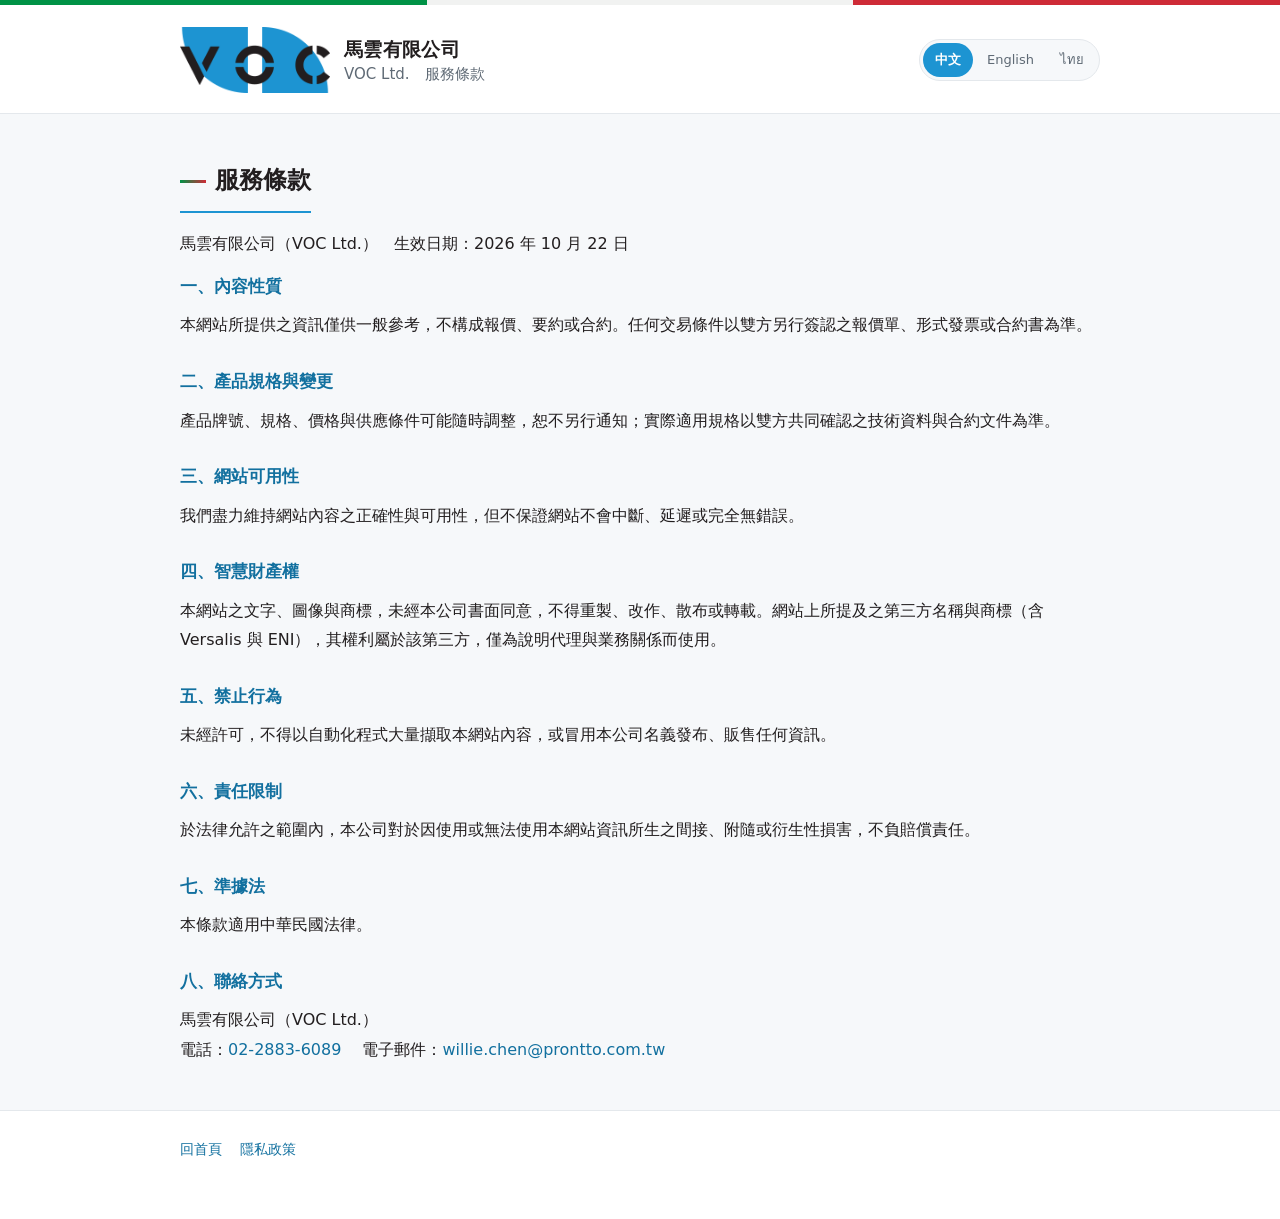
<file: terms.html>
<!DOCTYPE html>
<html lang="zh-Hant">
<head>
<meta charset="utf-8">
<meta name="viewport" content="width=device-width, initial-scale=1">
<title>服務條款｜馬雲有限公司 VOC Ltd.</title>
<meta name="robots" content="index,follow">
<link rel="icon" href="logo.png">
<link rel="stylesheet" href="style.css">
</head>
<body>
<div class="tricolore"></div>
<header class="site"><div class="wrap head-in">
  <div class="brand">
    <a href="index.html"><img src="logo.png" alt="VOC Ltd. logo"></a>
    <span class="name"><b>馬雲有限公司</b>VOC Ltd.　服務條款</span>
  </div>
  <nav class="langs" aria-label="語言">
    <a href="terms.html" aria-current="page">中文</a>
    <a href="terms-en.html">English</a>
    <a href="terms-th.html">ไทย</a>
  </nav>
</div></header>

<main class="legal"><div class="wrap">
  <h2><span class="it"></span>服務條款</h2>
  <p>馬雲有限公司（VOC Ltd.）　生效日期：2026 年 10 月 22 日</p>

  <h3>一、內容性質</h3>
  <p>本網站所提供之資訊僅供一般參考，不構成報價、要約或合約。任何交易條件以雙方另行簽認之報價單、形式發票或合約書為準。</p>

  <h3>二、產品規格與變更</h3>
  <p>產品牌號、規格、價格與供應條件可能隨時調整，恕不另行通知；實際適用規格以雙方共同確認之技術資料與合約文件為準。</p>

  <h3>三、網站可用性</h3>
  <p>我們盡力維持網站內容之正確性與可用性，但不保證網站不會中斷、延遲或完全無錯誤。</p>

  <h3>四、智慧財產權</h3>
  <p>本網站之文字、圖像與商標，未經本公司書面同意，不得重製、改作、散布或轉載。網站上所提及之第三方名稱與商標（含 Versalis 與 ENI），其權利屬於該第三方，僅為說明代理與業務關係而使用。</p>

  <h3>五、禁止行為</h3>
  <p>未經許可，不得以自動化程式大量擷取本網站內容，或冒用本公司名義發布、販售任何資訊。</p>

  <h3>六、責任限制</h3>
  <p>於法律允許之範圍內，本公司對於因使用或無法使用本網站資訊所生之間接、附隨或衍生性損害，不負賠償責任。</p>

  <h3>七、準據法</h3>
  <p>本條款適用中華民國法律。</p>

  <h3>八、聯絡方式</h3>
  <p>馬雲有限公司（VOC Ltd.）<br>
  電話：<a href="tel:+886228836089">02-2883-6089</a>　
  電子郵件：<a href="mailto:willie.chen@prontto.com.tw">willie.chen@prontto.com.tw</a></p>
</div></main>

<footer class="site"><div class="wrap">
  <nav><a href="index.html">回首頁</a><a href="privacy.html">隱私政策</a></nav>
</div></footer>
</body>
</html>
</file>
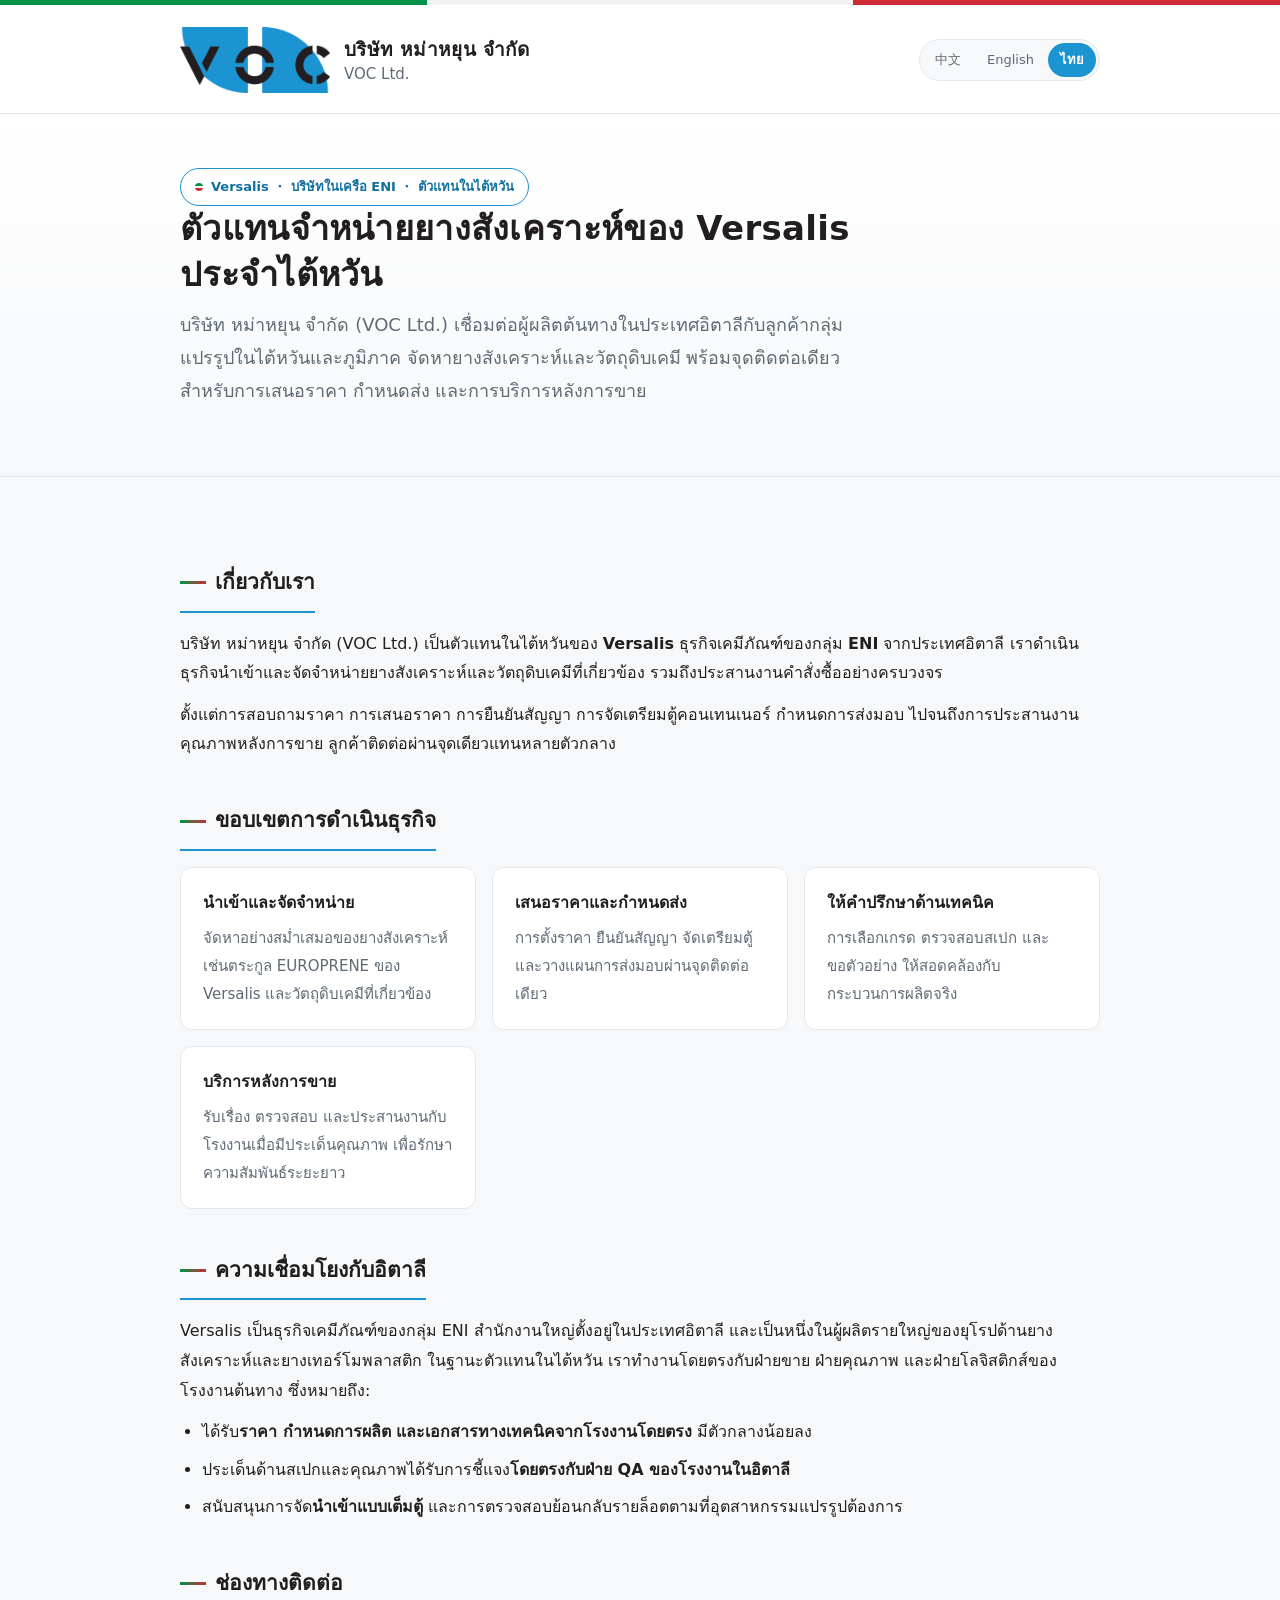
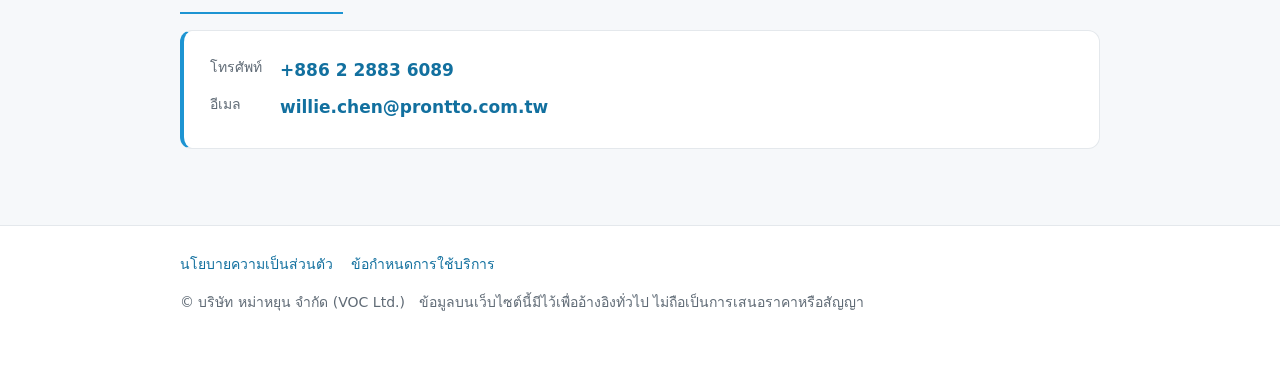
<file: th.html>
<!DOCTYPE html>
<html lang="th">
<head>
<meta charset="utf-8">
<meta name="viewport" content="width=device-width, initial-scale=1">
<title>บริษัท หม่าหยุน จำกัด (VOC Ltd.) | ตัวแทน Versalis ในไต้หวัน ยางสังเคราะห์และวัตถุดิบเคมี</title>
<meta name="description" content="บริษัท หม่าหยุน จำกัด (VOC Ltd.) เป็นตัวแทนในไต้หวันของ Versalis (บริษัทในเครือ ENI) จำหน่ายยางสังเคราะห์และวัตถุดิบเคมี พร้อมบริการเสนอราคา กำหนดส่ง และบริการหลังการขาย">
<link rel="icon" href="logo.png">
<link rel="stylesheet" href="style.css">
</head>
<body>
<div class="tricolore"></div>
<header class="site"><div class="wrap head-in">
  <div class="brand">
    <a href="th.html"><img src="logo.png" alt="VOC Ltd. logo"></a>
    <span class="name"><b>บริษัท หม่าหยุน จำกัด</b>VOC Ltd.</span>
  </div>
  <nav class="langs" aria-label="ภาษา">
    <a href="index.html">中文</a>
    <a href="en.html">English</a>
    <a href="th.html" aria-current="page">ไทย</a>
  </nav>
</div></header>

<section class="hero"><div class="wrap">
  <span class="badge">Versalis ・ บริษัทในเครือ ENI ・ ตัวแทนในไต้หวัน</span>
  <h1>ตัวแทนจำหน่ายยางสังเคราะห์ของ Versalis<br>ประจำไต้หวัน</h1>
  <p class="sub">บริษัท หม่าหยุน จำกัด (VOC Ltd.) เชื่อมต่อผู้ผลิตต้นทางในประเทศอิตาลีกับลูกค้ากลุ่มแปรรูปในไต้หวันและภูมิภาค จัดหายางสังเคราะห์และวัตถุดิบเคมี พร้อมจุดติดต่อเดียวสำหรับการเสนอราคา กำหนดส่ง และการบริการหลังการขาย</p>
</div></section>

<main><div class="wrap">

<section>
  <h2><span class="it"></span>เกี่ยวกับเรา</h2>
  <p>บริษัท หม่าหยุน จำกัด (VOC Ltd.) เป็นตัวแทนในไต้หวันของ <strong>Versalis</strong> ธุรกิจเคมีภัณฑ์ของกลุ่ม <strong>ENI</strong> จากประเทศอิตาลี เราดำเนินธุรกิจนำเข้าและจัดจำหน่ายยางสังเคราะห์และวัตถุดิบเคมีที่เกี่ยวข้อง รวมถึงประสานงานคำสั่งซื้ออย่างครบวงจร</p>
  <p>ตั้งแต่การสอบถามราคา การเสนอราคา การยืนยันสัญญา การจัดเตรียมตู้คอนเทนเนอร์ กำหนดการส่งมอบ ไปจนถึงการประสานงานคุณภาพหลังการขาย ลูกค้าติดต่อผ่านจุดเดียวแทนหลายตัวกลาง</p>
</section>

<section>
  <h2><span class="it"></span>ขอบเขตการดำเนินธุรกิจ</h2>
  <div class="grid">
    <div class="card"><h3>นำเข้าและจัดจำหน่าย</h3><p>จัดหาอย่างสม่ำเสมอของยางสังเคราะห์ เช่นตระกูล EUROPRENE ของ Versalis และวัตถุดิบเคมีที่เกี่ยวข้อง</p></div>
    <div class="card"><h3>เสนอราคาและกำหนดส่ง</h3><p>การตั้งราคา ยืนยันสัญญา จัดเตรียมตู้และวางแผนการส่งมอบผ่านจุดติดต่อเดียว</p></div>
    <div class="card"><h3>ให้คำปรึกษาด้านเทคนิค</h3><p>การเลือกเกรด ตรวจสอบสเปก และขอตัวอย่าง ให้สอดคล้องกับกระบวนการผลิตจริง</p></div>
    <div class="card"><h3>บริการหลังการขาย</h3><p>รับเรื่อง ตรวจสอบ และประสานงานกับโรงงานเมื่อมีประเด็นคุณภาพ เพื่อรักษาความสัมพันธ์ระยะยาว</p></div>
  </div>
</section>

<section>
  <h2><span class="it"></span>ความเชื่อมโยงกับอิตาลี</h2>
  <p>Versalis เป็นธุรกิจเคมีภัณฑ์ของกลุ่ม ENI สำนักงานใหญ่ตั้งอยู่ในประเทศอิตาลี และเป็นหนึ่งในผู้ผลิตรายใหญ่ของยุโรปด้านยางสังเคราะห์และยางเทอร์โมพลาสติก ในฐานะตัวแทนในไต้หวัน เราทำงานโดยตรงกับฝ่ายขาย ฝ่ายคุณภาพ และฝ่ายโลจิสติกส์ของโรงงานต้นทาง ซึ่งหมายถึง:</p>
  <ul>
    <li>ได้รับ<strong>ราคา กำหนดการผลิต และเอกสารทางเทคนิคจากโรงงานโดยตรง</strong> มีตัวกลางน้อยลง</li>
    <li>ประเด็นด้านสเปกและคุณภาพได้รับการชี้แจง<strong>โดยตรงกับฝ่าย QA ของโรงงานในอิตาลี</strong></li>
    <li>สนับสนุนการจัด<strong>นำเข้าแบบเต็มตู้</strong> และการตรวจสอบย้อนกลับรายล็อตตามที่อุตสาหกรรมแปรรูปต้องการ</li>
  </ul>
</section>

<section>
  <h2><span class="it"></span>ช่องทางติดต่อ</h2>
  <div class="contact">
    <dl>
      <dt>โทรศัพท์</dt><dd><a href="tel:+886228836089">+886 2 2883 6089</a></dd>
      <dt>อีเมล</dt><dd><a href="mailto:willie.chen@prontto.com.tw">willie.chen@prontto.com.tw</a></dd>
    </dl>
  </div>
</section>

</div></main>

<footer class="site"><div class="wrap">
  <nav><a href="privacy-th.html">นโยบายความเป็นส่วนตัว</a><a href="terms-th.html">ข้อกำหนดการใช้บริการ</a></nav>
  <p>© บริษัท หม่าหยุน จำกัด (VOC Ltd.)　ข้อมูลบนเว็บไซต์นี้มีไว้เพื่ออ้างอิงทั่วไป ไม่ถือเป็นการเสนอราคาหรือสัญญา</p>
</div></footer>
</body>
</html>
</file>
<file: style.css>
/* VOC Ltd. — 品牌配色取自 logo（藍 #1D94D2、深字 #221E1F），點綴使用義大利國旗色 */
:root{
  --blue:#1d94d2; --blue-dk:#12709f; --ink:#221e1f; --muted:#5f6a75;
  --line:#e4e8ec; --bg:#f6f8fa; --card:#fff;
  --it-green:#009246; --it-white:#f1f2f1; --it-red:#ce2b37;
  --radius:12px; --maxw:960px;
}
*{box-sizing:border-box}
html{-webkit-text-size-adjust:100%}
body{margin:0;background:var(--bg);color:var(--ink);line-height:1.85;
  font-family:"Noto Sans TC","Microsoft JhengHei","PingFang TC","Noto Sans Thai","Sarabun","Leelawadee UI",system-ui,-apple-system,Segoe UI,Roboto,sans-serif}
a{color:var(--blue-dk);text-decoration:none}
a:hover{text-decoration:underline}
.wrap{max-width:var(--maxw);margin:0 auto;padding:0 20px}

/* 義大利國旗細條 */
.tricolore{height:5px;background:linear-gradient(90deg,var(--it-green) 0 33.33%,var(--it-white) 33.33% 66.66%,var(--it-red) 66.66% 100%)}

header.site{background:var(--card);border-bottom:1px solid var(--line);padding:22px 0 20px}
.head-in{display:flex;align-items:center;gap:18px;flex-wrap:wrap;justify-content:space-between}
.brand{display:flex;align-items:center;gap:14px}
.brand img{width:150px;height:auto;display:block}
.brand .name{font-size:15px;color:var(--muted);line-height:1.5}
.brand .name b{display:block;font-size:19px;color:var(--ink);letter-spacing:.3px}

/* 語系切換 */
.langs{display:flex;align-items:center;gap:2px;border:1px solid var(--line);border-radius:999px;padding:3px;background:var(--bg)}
.langs a{font-size:13px;padding:5px 12px;border-radius:999px;color:var(--muted);white-space:nowrap}
.langs a:hover{text-decoration:none;background:#fff;color:var(--ink)}
.langs a[aria-current=page]{background:var(--blue);color:#fff;font-weight:600}

/* Hero */
.hero{background:linear-gradient(180deg,#fff 0%,var(--bg) 100%);border-bottom:1px solid var(--line);padding:54px 0 46px}
.hero h1{margin:0 0 10px;font-size:34px;line-height:1.35;letter-spacing:.3px}
.hero p.sub{margin:0 0 22px;font-size:18px;color:var(--muted);max-width:62ch}
.badge{display:inline-flex;align-items:center;gap:8px;padding:6px 14px;border:1px solid var(--blue);color:var(--blue-dk);
  border-radius:999px;font-size:13px;font-weight:600;background:#fff}
.badge::before{content:"";width:8px;height:8px;border-radius:50%;
  background:linear-gradient(180deg,var(--it-green) 0 33%,var(--it-white) 33% 66%,var(--it-red) 66%)}

main{padding:44px 0 8px}
section{margin-bottom:42px}
h2{font-size:21px;margin:0 0 16px;padding-bottom:9px;border-bottom:2px solid var(--blue);display:inline-block}
h2 .it{display:inline-block;width:26px;height:3px;vertical-align:middle;margin-right:9px;
  background:linear-gradient(90deg,var(--it-green),var(--it-red))}
p{margin:0 0 12px}
ul{margin:0;padding-left:22px}
li{margin:8px 0}
.grid{display:grid;grid-template-columns:repeat(auto-fit,minmax(240px,1fr));gap:16px}
.card{background:var(--card);border:1px solid var(--line);border-radius:var(--radius);padding:20px 22px}
.card h3{margin:0 0 8px;font-size:16px}
.card p{margin:0;color:var(--muted);font-size:15px}

/* 聯絡 */
.contact{background:var(--card);border:1px solid var(--line);border-left:4px solid var(--blue);
  border-radius:var(--radius);padding:24px 26px}
.contact dl{margin:0;display:grid;grid-template-columns:auto 1fr;gap:6px 18px}
.contact dt{color:var(--muted);font-size:14px}
.contact dd{margin:0;font-size:17px;font-weight:600;word-break:break-all}

footer.site{margin-top:26px;padding:26px 0 44px;color:var(--muted);font-size:14px;border-top:1px solid var(--line);background:var(--card)}
footer nav{margin-bottom:12px}
footer nav a{margin-right:18px}
.legal h2{font-size:24px}
.legal h3{font-size:17px;margin:26px 0 8px;color:var(--blue-dk)}
.legal h3:first-of-type{margin-top:0}
@media(max-width:640px){.hero h1{font-size:26px}.hero p.sub{font-size:16px}.brand img{width:126px}
  .contact dd{font-size:15px}.contact dl{grid-template-columns:1fr;gap:2px}}
</file>
